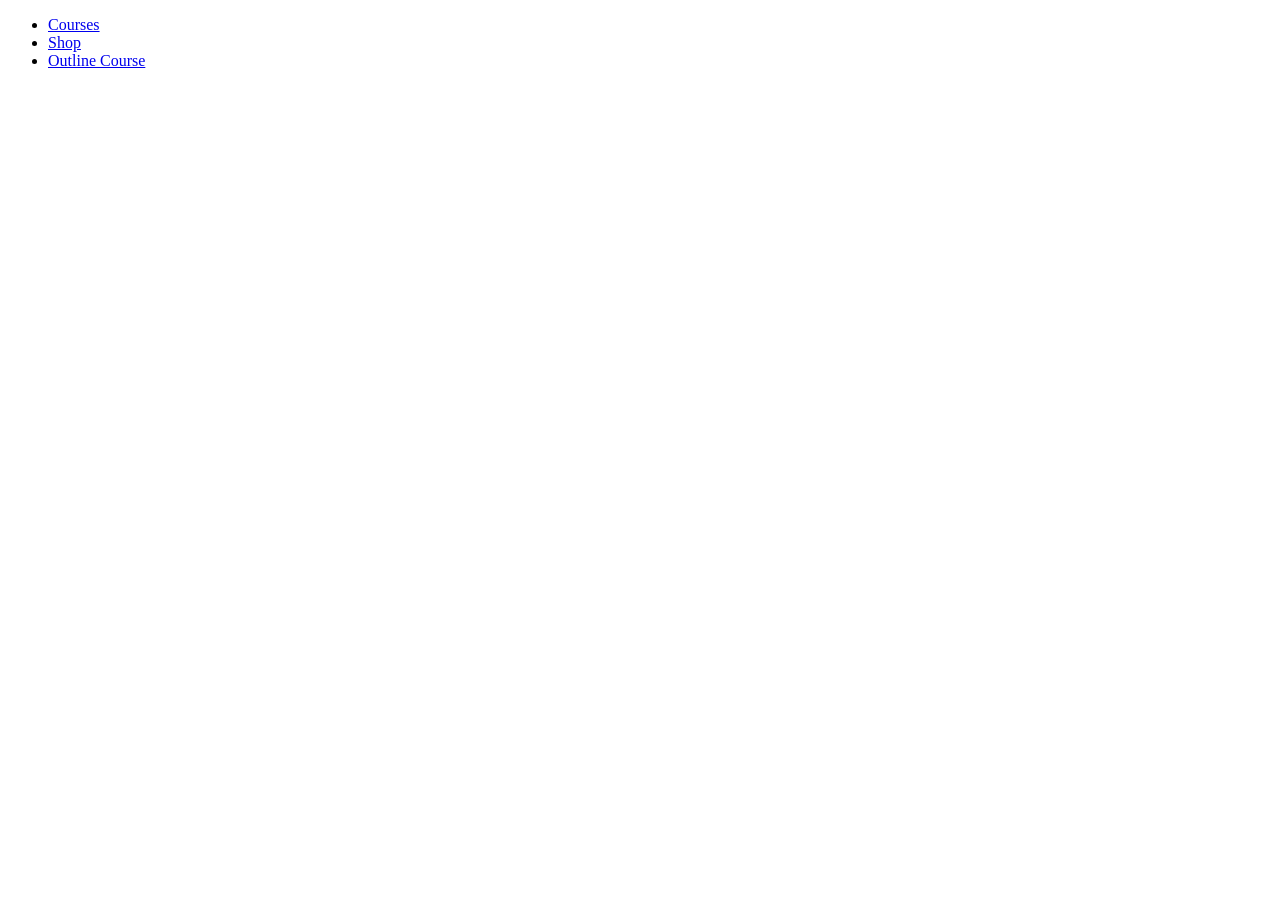
<file: index.html>
<!DOCTYPE html>
<html lang="en">
  <head>
    <meta charset="UTF-8" />
    <meta name="viewport" content="width=device-width, initial-scale=1.0" />
    <title>Bài tập về nhà buổi 8</title>
  </head>
  <body>
    <ul>
      <li><a href="./courses.html">Courses</a></li>
      <li><a href="./shop.html">Shop</a></li>
      <li><a href="./outline-course.html">Outline Course</a></li>
    </ul>
  </body>
</html>
</file>
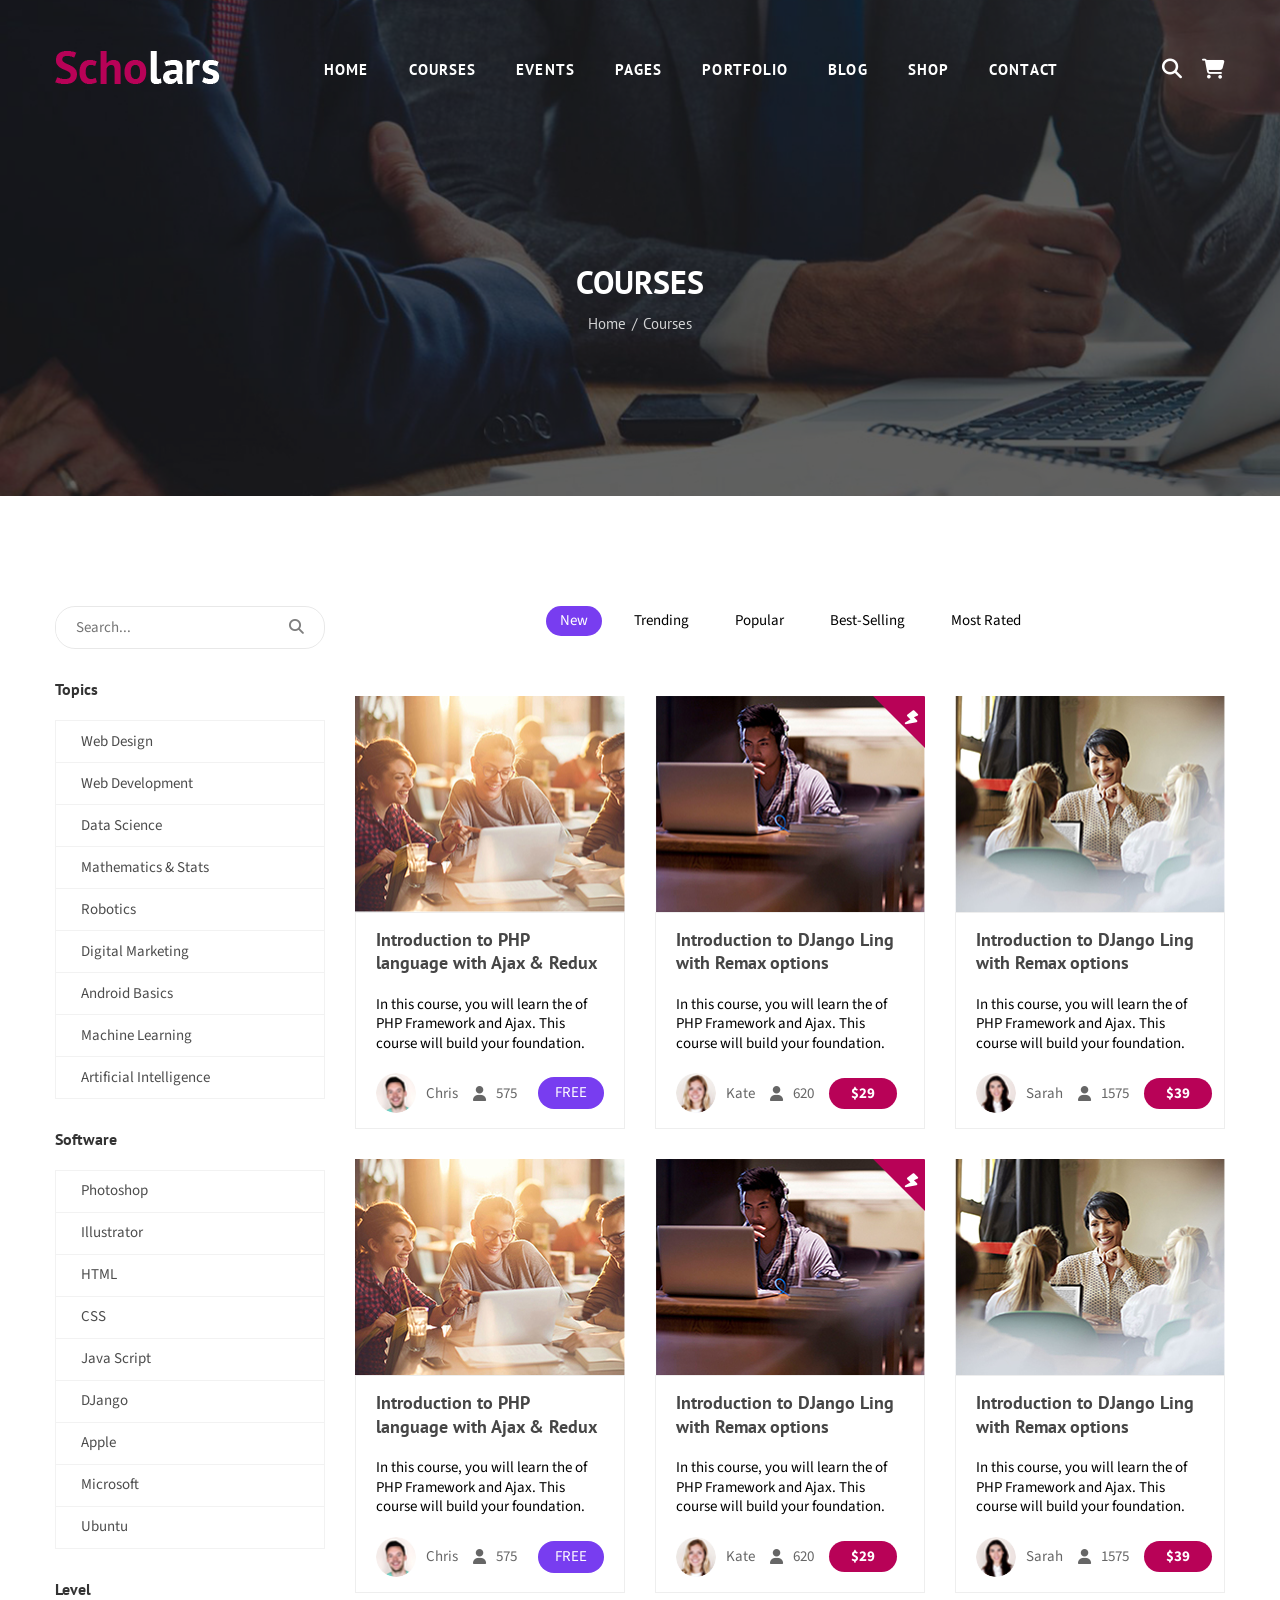
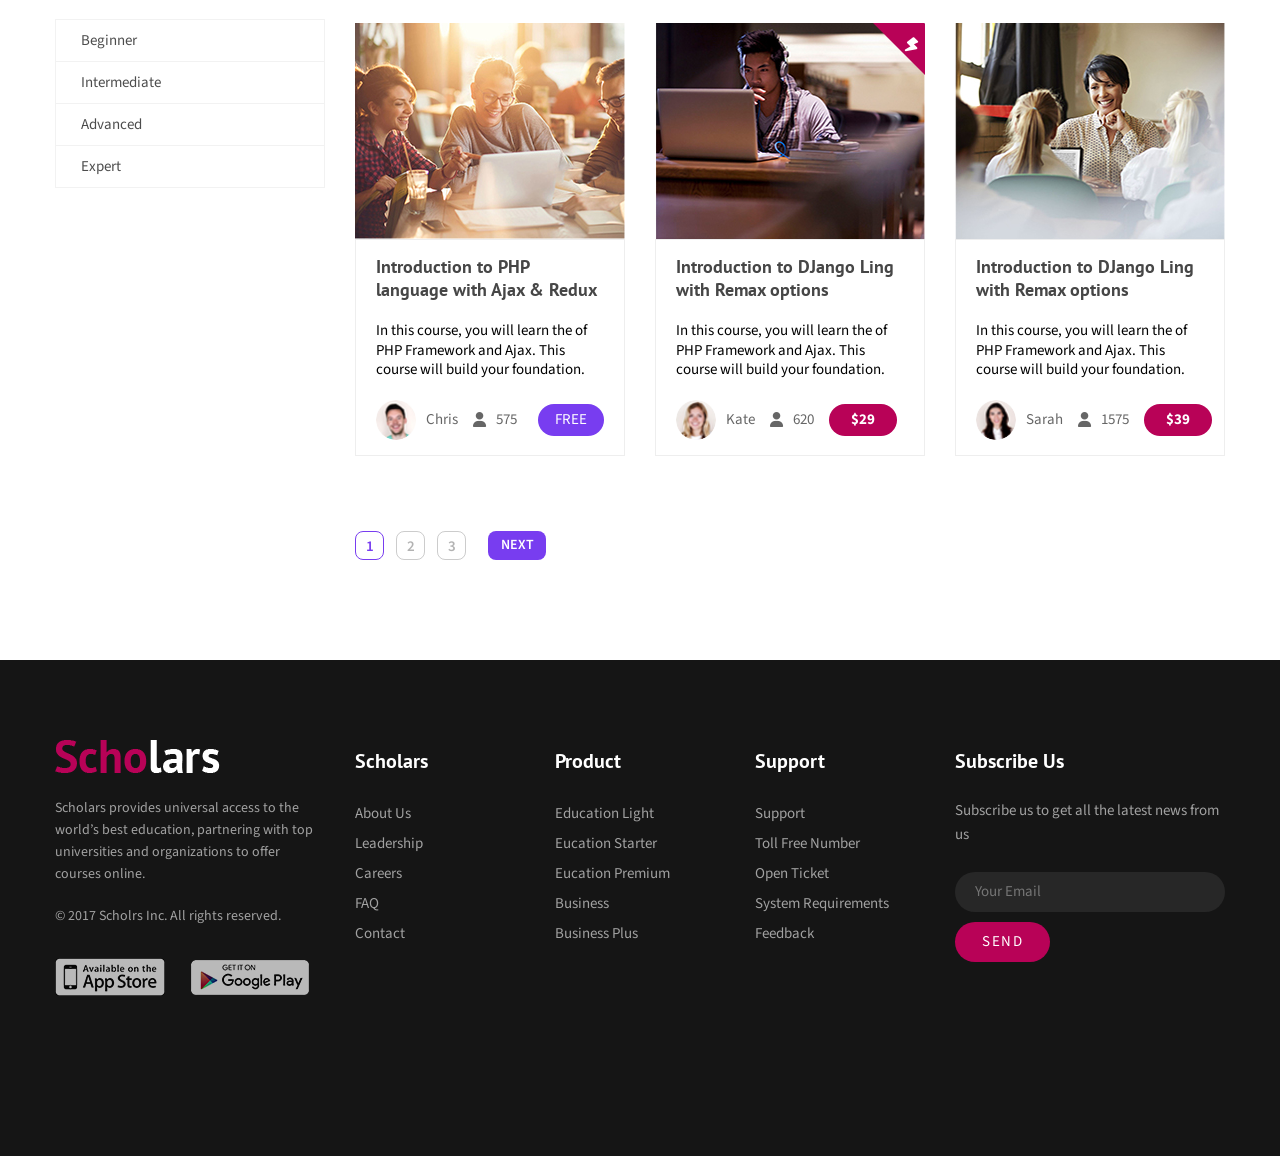
<file: courses.html>
<!DOCTYPE html>
<html lang="en">
  <head>
    <meta charset="UTF-8" />
    <meta name="viewport" content="width=device-width, initial-scale=1.0" />
    <title>Scholars - Education, University & LMS HTML Template</title>
    <!-- Reset Style -->
    <link rel="stylesheet" href="./assets/css/reset.css" />
    <!-- Style -->
    <link rel="stylesheet" href="./assets/css/style.css" />
    <!-- Embed Font -->
    <link rel="preconnect" href="https://fonts.googleapis.com" />
    <link rel="preconnect" href="https://fonts.gstatic.com" crossorigin />
    <link
      href="https://fonts.googleapis.com/css2?family=PT+Sans:ital,wght@0,400;0,700;1,400;1,700&family=Source+Sans+3:ital,wght@0,200..900;1,200..900&display=swap"
      rel="stylesheet"
    />
    <!-- Embed Font Awesome -->
    <link
      rel="stylesheet"
      href="https://cdnjs.cloudflare.com/ajax/libs/font-awesome/6.7.2/css/all.min.css"
      integrity="sha512-Evv84Mr4kqVGRNSgIGL/F/aIDqQb7xQ2vcrdIwxfjThSH8CSR7PBEakCr51Ck+w+/U6swU2Im1vVX0SVk9ABhg=="
      crossorigin="anonymous"
      referrerpolicy="no-referrer"
    />
  </head>
  <body>
    <div class="wrapper">
      <!-- Start Header Wrapper -->
      <div class="header-wrapper">
        <div class="inner">
          <div class="container header-container">
            <!-- Start Header -->
            <div class="header">
              <!-- Logo -->
              <a href="/">
                <img
                  class="logo"
                  src="./assets/image/img-logo.png"
                  alt="Scholars Logo"
                />
              </a>
              <!-- Start Navigation -->
              <ul class="nav">
                <li>
                  <a href="#">Home</a>
                  <ul class="sub-menu">
                    <li>
                      <a href="#!">Home Version One</a>
                    </li>
                    <li>
                      <a href="#!">Home Version Two</a>
                    </li>
                    <li>
                      <a href="#!">Home Video Background</a>
                    </li>
                  </ul>
                </li>
                <li>
                  <a href="#!">Courses</a>
                  <ul class="sub-menu">
                    <li>
                      <a href="#!">Course 2 Column</a>
                    </li>
                    <li>
                      <a href="#!">Course 3 Column</a>
                    </li>
                    <li>
                      <a href="#!">Course Details</a>
                    </li>
                  </ul>
                </li>
                <li>
                  <a href="#!">Events</a>
                  <ul class="sub-menu">
                    <li>
                      <a href="#!">Event List</a>
                    </li>
                    <li>
                      <a href="#!">Event Grid</a>
                    </li>
                    <li>
                      <a href="#!">Event Single</a>
                    </li>
                  </ul>
                </li>
                <li>
                  <a href="#!">Pages</a>
                  <ul class="sub-menu">
                    <li>
                      <a href="#!">Our Teachers</a>
                    </li>
                    <li>
                      <a href="#!">Teachers Profile</a>
                    </li>
                    <li>
                      <a href="#!">About Us</a>
                    </li>
                    <li>
                      <a href="#!">Error Page</a>
                    </li>
                    <li>
                      <a href="#!">FAQ Page</a>
                    </li>
                    <li>
                      <a href="#!">Login</a>
                    </li>
                    <li>
                      <a href="#!">Sign Up</a>
                    </li>
                  </ul>
                </li>
                <li>
                  <a href="#!">Portfolio</a>
                  <ul class="sub-menu">
                    <li>
                      <a href="#!">Portfolio 2 Column</a>
                    </li>
                    <li>
                      <a href="#!">Portfolio 3 Column</a>
                    </li>
                    <li>
                      <a href="#!">Portfolio 4 Column</a>
                    </li>
                  </ul>
                </li>
                <li>
                  <a href="#!">Blog</a>
                  <ul class="sub-menu">
                    <li>
                      <a href="#!">Blog</a>
                    </li>
                    <li>
                      <a href="">Blog Details</a>
                    </li>
                  </ul>
                </li>
                <li>
                  <a href="#!">Shop</a>
                  <ul class="sub-menu">
                    <li>
                      <a href="#!">Shop Page</a>
                    </li>
                    <li>
                      <a href="#!">Shop Details</a>
                    </li>
                  </ul>
                </li>
                <li>
                  <a href="#!">Contact</a>
                </li>
              </ul>
              <!-- End Navigation -->
              <!-- User Actions -->
              <div class="action-wrapper">
                <button class="action-btn">
                  <i class="fa-solid fa-magnifying-glass"></i>
                </button>
                <button class="action-btn">
                  <i class="fa-solid fa-cart-shopping"></i>
                </button>
              </div>
            </div>
            <!-- End Header -->
            <div class="header-content">
              <h1 class="heading">COURSES</h1>
              <ul class="breadcrumb">
                <li>
                  <a href="#!">Home</a>
                </li>
                <li>Courses</li>
              </ul>
            </div>
          </div>
        </div>
      </div>
      <!-- End Header Wrapper -->

      <!-- Start Main -->
      <div class="main">
        <div class="container">
          <div class="inner">
            <!-- Start Sidebar -->
            <div class="sidebar">
              <!-- Start Form Search -->
              <form action="" class="search-form" autocomplete="off">
                <input
                  type="text"
                  class="search-input"
                  placeholder="Search..."
                  spellcheck="false"
                />
                <button class="search-btn">
                  <i class="fa-solid fa-magnifying-glass"></i>
                </button>
              </form>
              <h2 class="menu-title">Topics</h2>
              <ul class="menu">
                <li>
                  <a href="#!">Web Design</a>
                </li>
                <li>
                  <a href="#!">Web Development</a>
                </li>
                <li>
                  <a href="#!">Data Science</a>
                </li>
                <li>
                  <a href="#!">Mathematics & Stats</a>
                </li>
                <li>
                  <a href="#!">Robotics</a>
                </li>
                <li>
                  <a href="#!">Digital Marketing</a>
                </li>
                <li>
                  <a href="#!">Android Basics</a>
                </li>
                <li>
                  <a href="#!">Machine Learning</a>
                </li>
                <li>
                  <a href="#!">Artificial Intelligence</a>
                </li>
              </ul>
              <h2 class="menu-title">Software</h2>
              <ul class="menu">
                <li>
                  <a href="#!">Photoshop</a>
                </li>
                <li>
                  <a href="#!">Illustrator</a>
                </li>
                <li>
                  <a href="#!">HTML</a>
                </li>
                <li>
                  <a href="#!">CSS</a>
                </li>
                <li>
                  <a href="#!">Java Script</a>
                </li>
                <li>
                  <a href="#!">DJango</a>
                </li>
                <li>
                  <a href="#!">Apple</a>
                </li>
                <li>
                  <a href="#!">Microsoft</a>
                </li>
                <li>
                  <a href="#!">Ubuntu</a>
                </li>
              </ul>
              <h2 class="menu-title">Level</h2>
              <ul class="menu">
                <li>
                  <a href="#!">Beginner</a>
                </li>
                <li>
                  <a href="#!">Intermediate</a>
                </li>
                <li>
                  <a href="#!">Advanced</a>
                </li>
                <li>
                  <a href="#!">Expert</a>
                </li>
              </ul>
              <!-- End Form Search -->
            </div>
            <!-- End Sidebar -->

            <!-- Start Main Content -->
            <div class="main-content">
              <!-- Start Topics -->
              <ul class="topics">
                <li class="active">
                  <a href="#!">New</a>
                </li>
                <li>
                  <a href="#!">Trending</a>
                </li>
                <li>
                  <a href="#!">Popular</a>
                </li>
                <li>
                  <a href="#!">Best-Selling</a>
                </li>
                <li>
                  <a href="#!">Most Rated</a>
                </li>
              </ul>
              <!-- End Topics -->

              <!-- Start Courses Lits -->
              <div class="courses-list">
                <!-- Start Courses Item-->
                <div class="courses-item">
                  <a class="thumb-wrapper" href="#!">
                    <img
                      src="./assets/image/img-course-1.jpg"
                      alt="Introduction to PHP language with Ajax & Redux"
                      class="thumb"
                    />
                  </a>
                  <div class="info">
                    <h3 class="title">
                      <a href="#!"
                        >Introduction to PHP language with Ajax & Redux</a
                      >
                    </h3>
                    <p class="desc">
                      In this course, you will learn the of PHP Framework and
                      Ajax. This course will build your foundation.
                    </p>
                    <div class="bottom">
                      <div>
                        <img
                          src="./assets/image/img-author-1.jpg"
                          alt=""
                          class="avatar"
                        />
                        <span>Chris</span>
                      </div>
                      <div>
                        <i class="fa-solid fa-user"></i>
                        <span>575</span>
                      </div>
                      <a class="free-btn" href="#!">FREE</a>
                    </div>
                  </div>
                </div>
                <!-- End Courses Item-->
                <!-- Start Courses Item-->
                <div class="courses-item">
                  <a class="thumb-wrapper recommend" href="#!">
                    <img
                      src="./assets/image/img-course-2.jpg"
                      alt="Introduction to DJango Ling with Remax options"
                      class="thumb"
                    />
                  </a>
                  <div class="info">
                    <h3 class="title">
                      <a href="#!"
                        >Introduction to DJango Ling with Remax options</a
                      >
                    </h3>
                    <p class="desc">
                      In this course, you will learn the of PHP Framework and
                      Ajax. This course will build your foundation.
                    </p>
                    <div class="bottom">
                      <div>
                        <img
                          src="./assets/image/img-author-2.jpg"
                          alt=""
                          class="avatar"
                        />
                        <span>Kate</span>
                      </div>
                      <div>
                        <i class="fa-solid fa-user"></i>
                        <span>620</span>
                      </div>
                      <a class="price-btn" href="#!">$29</a>
                    </div>
                  </div>
                </div>
                <!-- End Courses Item-->
                <!-- Start Courses Item-->
                <div class="courses-item">
                  <a class="thumb-wrapper" href="#!">
                    <img
                      src="./assets/image/img-course-3.jpg"
                      alt="Introduction to DJango Ling with Remax options"
                      class="thumb"
                    />
                  </a>
                  <div class="info">
                    <h3 class="title">
                      <a href="#!"
                        >Introduction to DJango Ling with Remax options</a
                      >
                    </h3>
                    <p class="desc">
                      In this course, you will learn the of PHP Framework and
                      Ajax. This course will build your foundation.
                    </p>
                    <div class="bottom">
                      <div>
                        <img
                          src="./assets/image/img-author-3.jpg"
                          alt=""
                          class="avatar"
                        />
                        <span>Sarah</span>
                      </div>
                      <div>
                        <i class="fa-solid fa-user"></i>
                        <span>1575</span>
                      </div>
                      <a class="price-btn" href="#!">$39</a>
                    </div>
                  </div>
                </div>
                <!-- End Courses Item-->
                <!-- Start Courses Item-->
                <div class="courses-item">
                  <a class="thumb-wrapper" href="#!">
                    <img
                      src="./assets/image/img-course-1.jpg"
                      alt="Introduction to PHP language with Ajax & Redux"
                      class="thumb"
                    />
                  </a>
                  <div class="info">
                    <h3 class="title">
                      <a href="#!"
                        >Introduction to PHP language with Ajax & Redux</a
                      >
                    </h3>
                    <p class="desc">
                      In this course, you will learn the of PHP Framework and
                      Ajax. This course will build your foundation.
                    </p>
                    <div class="bottom">
                      <div>
                        <img
                          src="./assets/image/img-author-1.jpg"
                          alt=""
                          class="avatar"
                        />
                        <span>Chris</span>
                      </div>
                      <div>
                        <i class="fa-solid fa-user"></i>
                        <span>575</span>
                      </div>
                      <a class="free-btn" href="#!">FREE</a>
                    </div>
                  </div>
                </div>
                <!-- End Courses Item-->
                <!-- Start Courses Item-->
                <div class="courses-item">
                  <a class="thumb-wrapper recommend" href="#!">
                    <img
                      src="./assets/image/img-course-2.jpg"
                      alt="Introduction to DJango Ling with Remax options"
                      class="thumb"
                    />
                  </a>
                  <div class="info">
                    <h3 class="title">
                      <a href="#!"
                        >Introduction to DJango Ling with Remax options</a
                      >
                    </h3>
                    <p class="desc">
                      In this course, you will learn the of PHP Framework and
                      Ajax. This course will build your foundation.
                    </p>
                    <div class="bottom">
                      <div>
                        <img
                          src="./assets/image/img-author-2.jpg"
                          alt=""
                          class="avatar"
                        />
                        <span>Kate</span>
                      </div>
                      <div>
                        <i class="fa-solid fa-user"></i>
                        <span>620</span>
                      </div>
                      <a class="price-btn" href="#!">$29</a>
                    </div>
                  </div>
                </div>
                <!-- End Courses Item-->
                <!-- Start Courses Item-->
                <div class="courses-item">
                  <a class="thumb-wrapper" href="#!">
                    <img
                      src="./assets/image/img-course-3.jpg"
                      alt="Introduction to DJango Ling with Remax options"
                      class="thumb"
                    />
                  </a>
                  <div class="info">
                    <h3 class="title">
                      <a href="#!"
                        >Introduction to DJango Ling with Remax options</a
                      >
                    </h3>
                    <p class="desc">
                      In this course, you will learn the of PHP Framework and
                      Ajax. This course will build your foundation.
                    </p>
                    <div class="bottom">
                      <div>
                        <img
                          src="./assets/image/img-author-3.jpg"
                          alt=""
                          class="avatar"
                        />
                        <span>Sarah</span>
                      </div>
                      <div>
                        <i class="fa-solid fa-user"></i>
                        <span>1575</span>
                      </div>
                      <a class="price-btn" href="#!">$39</a>
                    </div>
                  </div>
                </div>
                <!-- End Courses Item-->
                <!-- Start Courses Item-->
                <div class="courses-item">
                  <a class="thumb-wrapper" href="#!">
                    <img
                      src="./assets/image/img-course-1.jpg"
                      alt="Introduction to PHP language with Ajax & Redux"
                      class="thumb"
                    />
                  </a>
                  <div class="info">
                    <h3 class="title">
                      <a href="#!"
                        >Introduction to PHP language with Ajax & Redux</a
                      >
                    </h3>
                    <p class="desc">
                      In this course, you will learn the of PHP Framework and
                      Ajax. This course will build your foundation.
                    </p>
                    <div class="bottom">
                      <div>
                        <img
                          src="./assets/image/img-author-1.jpg"
                          alt=""
                          class="avatar"
                        />
                        <span>Chris</span>
                      </div>
                      <div>
                        <i class="fa-solid fa-user"></i>
                        <span>575</span>
                      </div>
                      <a class="free-btn" href="#!">FREE</a>
                    </div>
                  </div>
                </div>
                <!-- End Courses Item-->
                <!-- Start Courses Item-->
                <div class="courses-item">
                  <a class="thumb-wrapper recommend" href="#!">
                    <img
                      src="./assets/image/img-course-2.jpg"
                      alt="Introduction to DJango Ling with Remax options"
                      class="thumb"
                    />
                  </a>
                  <div class="info">
                    <h3 class="title">
                      <a href="#!"
                        >Introduction to DJango Ling with Remax options</a
                      >
                    </h3>
                    <p class="desc">
                      In this course, you will learn the of PHP Framework and
                      Ajax. This course will build your foundation.
                    </p>
                    <div class="bottom">
                      <div>
                        <img
                          src="./assets/image/img-author-2.jpg"
                          alt=""
                          class="avatar"
                        />
                        <span>Kate</span>
                      </div>
                      <div>
                        <i class="fa-solid fa-user"></i>
                        <span>620</span>
                      </div>
                      <a class="price-btn" href="#!">$29</a>
                    </div>
                  </div>
                </div>
                <!-- End Courses Item-->
                <!-- Start Courses Item-->
                <div class="courses-item">
                  <a class="thumb-wrapper" href="#!">
                    <img
                      src="./assets/image/img-course-3.jpg"
                      alt="Introduction to DJango Ling with Remax options"
                      class="thumb"
                    />
                  </a>
                  <div class="info">
                    <h3 class="title">
                      <a href="#!"
                        >Introduction to DJango Ling with Remax options</a
                      >
                    </h3>
                    <p class="desc">
                      In this course, you will learn the of PHP Framework and
                      Ajax. This course will build your foundation.
                    </p>
                    <div class="bottom">
                      <div>
                        <img
                          src="./assets/image/img-author-3.jpg"
                          alt=""
                          class="avatar"
                        />
                        <span>Sarah</span>
                      </div>
                      <div>
                        <i class="fa-solid fa-user"></i>
                        <span>1575</span>
                      </div>
                      <a class="price-btn" href="#!">$39</a>
                    </div>
                  </div>
                </div>
                <!-- End Courses Item-->
              </div>
              <!-- End Courses Lits -->
              <div class="course-pagination">
                <ul class="pagination-list">
                  <li><a class="active" href="#!">1</a></li>
                  <li><a href="#!">2</a></li>
                  <li><a href="#!">3</a></li>
                </ul>
                <a class="next-btn" href="#!">NEXT</a>
              </div>
            </div>
            <!-- End Main Content -->
          </div>
        </div>
      </div>
      <!-- End Main -->
      <!-- Footer -->
      <footer class="footer">
        <div class="container">
          <div class="row">
            <!-- Column 1 -->
            <div class="column-left">
              <a href="/"
                ><img src="./assets/image/img-logo.png" alt="Scholars Logo"
              /></a>
              <p class="desc">
                Scholars provides universal access to the world’s best
                education, partnering with top universities and organizations to
                offer courses online.
              </p>
              <p class="copyright">© 2017 Scholrs Inc. All rights reserved.</p>
              <div class="app">
                <a href="#!" target="_blank"
                  ><img src="./assets/image/img-apple.png" alt="App Store"
                /></a>
                <a href="#!" target="_blank"
                  ><img src="./assets/image/img-google.png" alt="Google Play"
                /></a>
              </div>
            </div>
            <!-- Column 2 -->
            <div class="column-list">
              <h2 class="heading">Scholars</h2>
              <ul>
                <li>
                  <a href="#!">About Us</a>
                </li>
                <li>
                  <a href="#!">Leadership</a>
                </li>
                <li>
                  <a href="#!">Careers</a>
                </li>
                <li>
                  <a href="#!">FAQ</a>
                </li>
                <li>
                  <a href="#!">Contact</a>
                </li>
              </ul>
            </div>
            <!-- Column 3 -->
            <div class="column-list">
              <h2 class="heading">Product</h2>
              <ul>
                <li>
                  <a href="#!">Education Light</a>
                </li>
                <li>
                  <a href="#!">Eucation Starter</a>
                </li>
                <li>
                  <a href="#!">Eucation Premium</a>
                </li>
                <li>
                  <a href="#!">Business</a>
                </li>
                <li>
                  <a href="#!">Business Plus</a>
                </li>
              </ul>
            </div>
            <!-- Column 4 -->
            <div class="column-list">
              <h2 class="heading">Support</h2>
              <ul>
                <li>
                  <a href="#!">Support</a>
                </li>
                <li>
                  <a href="#!">Toll Free Number</a>
                </li>
                <li>
                  <a href="#!">Open Ticket</a>
                </li>
                <li>
                  <a href="#!">System Requirements</a>
                </li>
                <li>
                  <a href="#!">Feedback</a>
                </li>
              </ul>
            </div>
            <!-- Column 5 -->
            <div class="column-right">
              <h2 class="heading">Subscribe Us</h2>
              <p class="desc">
                Subscribe us to get all the latest news from us
              </p>
              <form action="">
                <input
                  type="text"
                  placeholder="Your Email"
                  spellcheck="false"
                />
                <button class="submit-btn" type="submit">SEND</button>
              </form>
            </div>
          </div>
        </div>
      </footer>
    </div>
  </body>
</html>
</file>
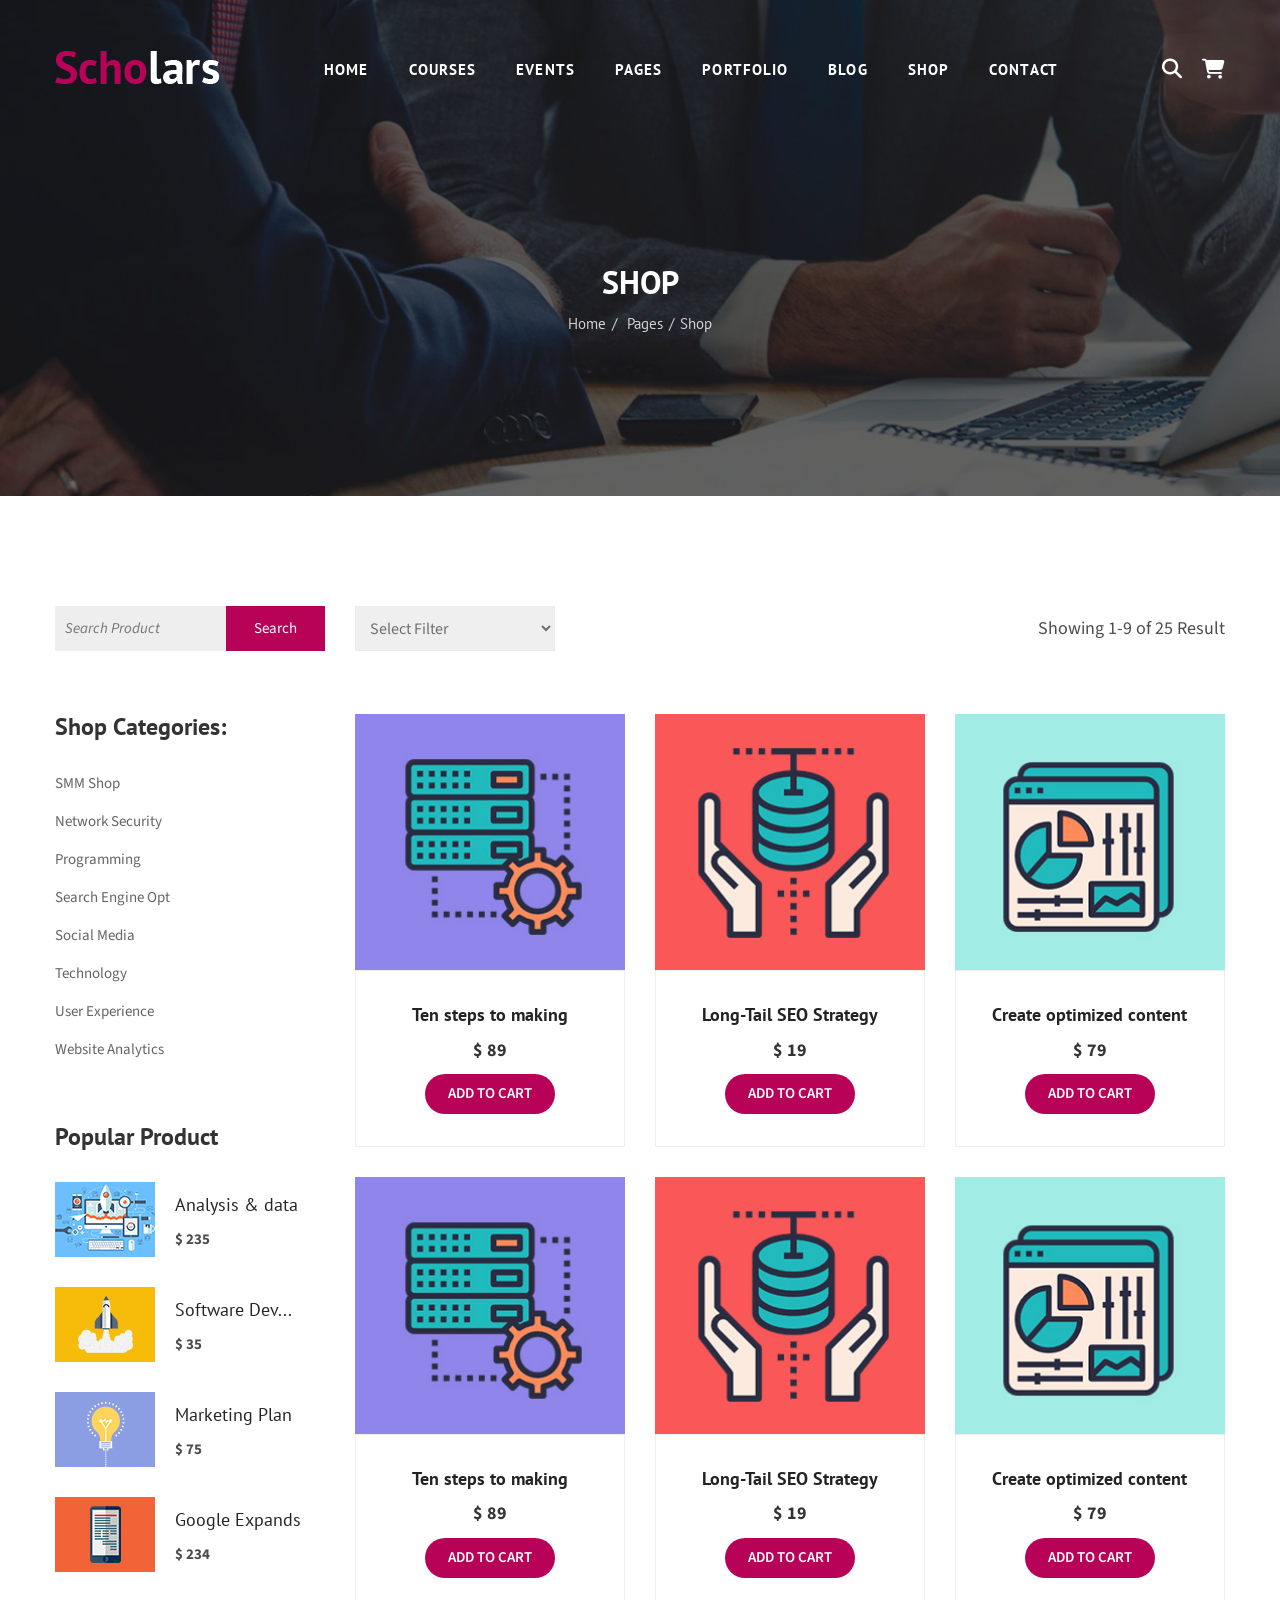
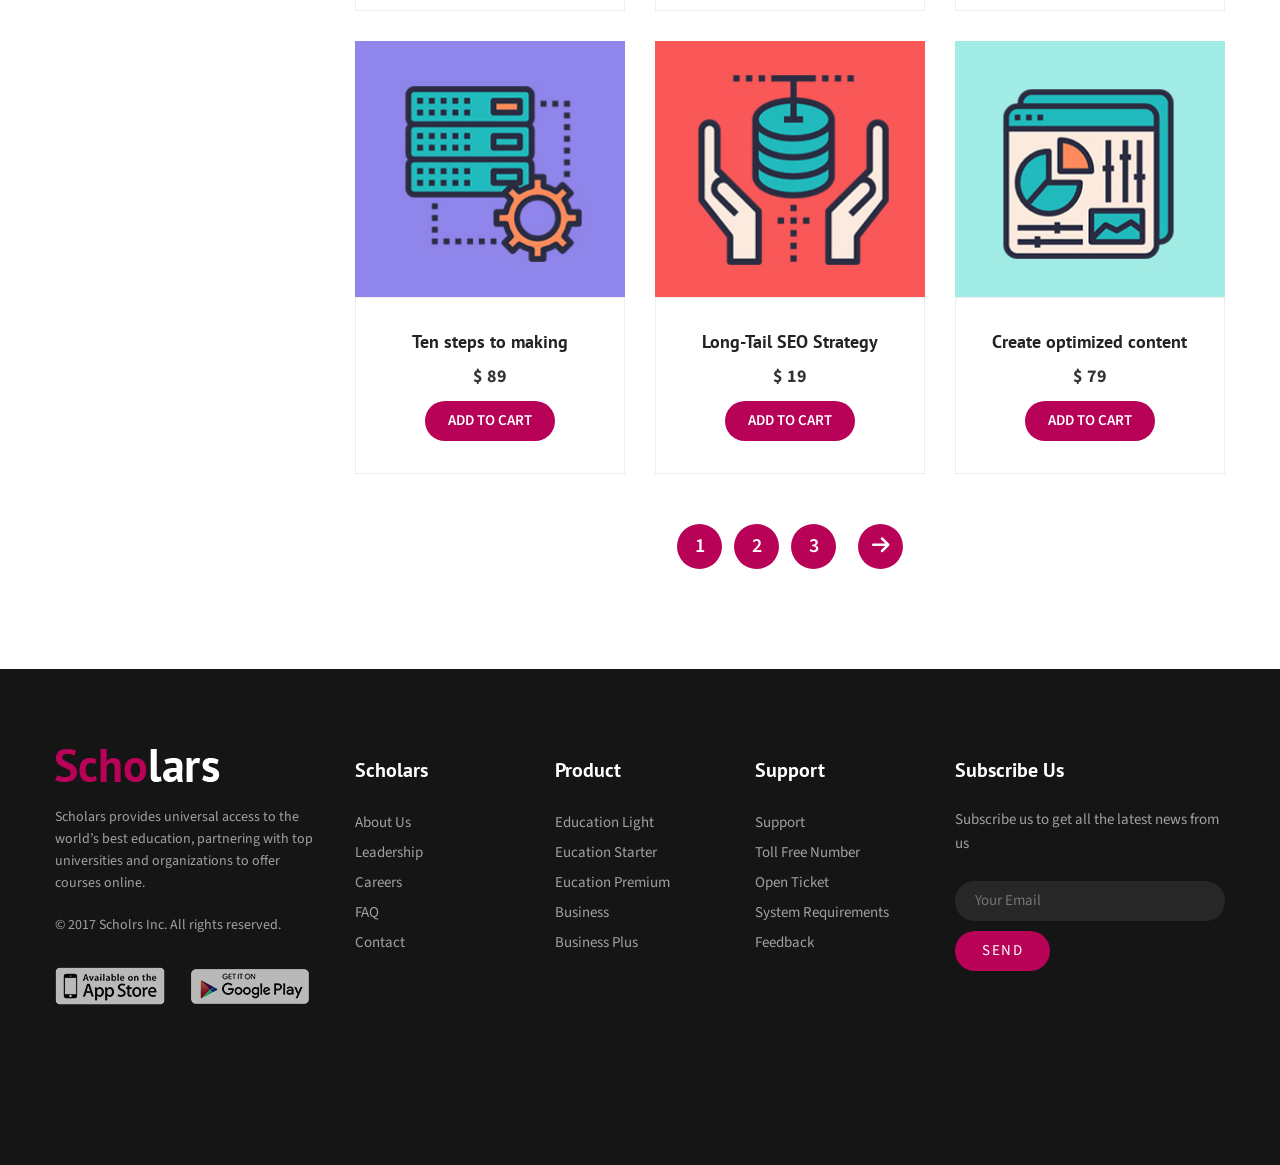
<file: shop.html>
<!DOCTYPE html>
<html lang="en">
  <head>
    <meta charset="UTF-8" />
    <meta name="viewport" content="width=device-width, initial-scale=1.0" />
    <title>Scholars - Education, University & LMS HTML Template</title>
    <!-- Reset Style -->
    <link rel="stylesheet" href="./assets/css/reset.css" />
    <!-- Style -->
    <link rel="stylesheet" href="./assets/css/shop.css" />
    <!-- Embed Font -->
    <link rel="preconnect" href="https://fonts.googleapis.com" />
    <link rel="preconnect" href="https://fonts.gstatic.com" crossorigin />
    <link
      href="https://fonts.googleapis.com/css2?family=PT+Sans:ital,wght@0,400;0,700;1,400;1,700&family=Source+Sans+3:ital,wght@0,200..900;1,200..900&display=swap"
      rel="stylesheet"
    />
    <!-- Embed Font Awesome -->
    <link
      rel="stylesheet"
      href="https://cdnjs.cloudflare.com/ajax/libs/font-awesome/6.7.2/css/all.min.css"
      integrity="sha512-Evv84Mr4kqVGRNSgIGL/F/aIDqQb7xQ2vcrdIwxfjThSH8CSR7PBEakCr51Ck+w+/U6swU2Im1vVX0SVk9ABhg=="
      crossorigin="anonymous"
      referrerpolicy="no-referrer"
    />
  </head>
  <body>
    <div class="wrapper">
      <!-- Start Header Wrapper -->
      <div class="header-wrapper">
        <div class="inner">
          <div class="container header-container">
            <!-- Start Header -->
            <div class="header">
              <!-- Logo -->
              <a href="/">
                <img
                  class="logo"
                  src="./assets/image/img-logo.png"
                  alt="Scholars Logo"
                />
              </a>
              <!-- Start Navigation -->
              <ul class="nav">
                <li>
                  <a href="#">Home</a>
                  <ul class="sub-menu">
                    <li>
                      <a href="#!">Home Version One</a>
                    </li>
                    <li>
                      <a href="#!">Home Version Two</a>
                    </li>
                    <li>
                      <a href="#!">Home Video Background</a>
                    </li>
                  </ul>
                </li>
                <li>
                  <a href="#!">Courses</a>
                  <ul class="sub-menu">
                    <li>
                      <a href="#!">Course 2 Column</a>
                    </li>
                    <li>
                      <a href="#!">Course 3 Column</a>
                    </li>
                    <li>
                      <a href="#!">Course Details</a>
                    </li>
                  </ul>
                </li>
                <li>
                  <a href="#!">Events</a>
                  <ul class="sub-menu">
                    <li>
                      <a href="#!">Event List</a>
                    </li>
                    <li>
                      <a href="#!">Event Grid</a>
                    </li>
                    <li>
                      <a href="#!">Event Single</a>
                    </li>
                  </ul>
                </li>
                <li>
                  <a href="#!">Pages</a>
                  <ul class="sub-menu">
                    <li>
                      <a href="#!">Our Teachers</a>
                    </li>
                    <li>
                      <a href="#!">Teachers Profile</a>
                    </li>
                    <li>
                      <a href="#!">About Us</a>
                    </li>
                    <li>
                      <a href="#!">Error Page</a>
                    </li>
                    <li>
                      <a href="#!">FAQ Page</a>
                    </li>
                    <li>
                      <a href="#!">Login</a>
                    </li>
                    <li>
                      <a href="#!">Sign Up</a>
                    </li>
                  </ul>
                </li>
                <li>
                  <a href="#!">Portfolio</a>
                  <ul class="sub-menu">
                    <li>
                      <a href="#!">Portfolio 2 Column</a>
                    </li>
                    <li>
                      <a href="#!">Portfolio 3 Column</a>
                    </li>
                    <li>
                      <a href="#!">Portfolio 4 Column</a>
                    </li>
                  </ul>
                </li>
                <li>
                  <a href="#!">Blog</a>
                  <ul class="sub-menu">
                    <li>
                      <a href="#!">Blog</a>
                    </li>
                    <li>
                      <a href="">Blog Details</a>
                    </li>
                  </ul>
                </li>
                <li>
                  <a href="#!">Shop</a>
                  <ul class="sub-menu">
                    <li>
                      <a href="#!">Shop Page</a>
                    </li>
                    <li>
                      <a href="#!">Shop Details</a>
                    </li>
                  </ul>
                </li>
                <li>
                  <a href="#!">Contact</a>
                </li>
              </ul>
              <!-- End Navigation -->
              <!-- User Actions -->
              <div class="action-wrapper">
                <button class="action-btn">
                  <i class="fa-solid fa-magnifying-glass"></i>
                </button>
                <button class="action-btn">
                  <i class="fa-solid fa-cart-shopping"></i>
                </button>
              </div>
            </div>
            <!-- End Header -->
            <div class="header-content">
              <h1 class="heading">SHOP</h1>
              <ul class="breadcrumb">
                <li>
                  <a href="#!">Home</a>
                </li>
                <li>
                  <a href="#!">Pages</a>
                </li>
                <li>Shop</li>
              </ul>
            </div>
          </div>
        </div>
      </div>
      <!-- End Header Wrapper -->

      <!-- Start Main -->
      <div class="main">
        <div class="container">
          <div class="inner">
            <!-- Start Sidebar -->
            <div class="sidebar">
              <!-- Start Form Search -->
              <form action="" class="search-form" autocomplete="off">
                <input
                  type="text"
                  class="search-input"
                  placeholder="Search Product"
                  spellcheck="false"
                />
                <button class="search-btn">Search</button>
              </form>
              <h2 class="menu-title">Shop Categories:</h2>
              <ul class="menu">
                <li>
                  <a href="#!">SMM Shop</a>
                </li>
                <li>
                  <a href="#!">Network Security</a>
                </li>
                <li>
                  <a href="#!">Programming</a>
                </li>
                <li>
                  <a href="#!">Search Engine Opt</a>
                </li>
                <li>
                  <a href="#!">Social Media</a>
                </li>
                <li>
                  <a href="#!">Technology</a>
                </li>
                <li>
                  <a href="#!">User Experience</a>
                </li>
                <li>
                  <a href="#!">Website Analytics</a>
                </li>
              </ul>
              <h2 class="menu-title">Popular Product</h2>
              <ul class="popular-list">
                <li class="popular-item">
                  <img
                    src="./assets/image/img-popular-1.jpg"
                    alt="Analysis & data"
                  />
                  <div>
                    <h3 class="title"><a href="#!">Analysis & data</a></h3>
                    <p class="price">$ 235</p>
                  </div>
                </li>
                <li class="popular-item">
                  <img
                    src="./assets/image/img-popular-2.jpg"
                    alt="Analysis & data"
                  />
                  <div>
                    <h3 class="title"><a href="#!">Software Dev...</a></h3>
                    <p class="price">$ 35</p>
                  </div>
                </li>
                <li class="popular-item">
                  <img
                    src="./assets/image/img-popular-3.jpg"
                    alt="Analysis & data"
                  />
                  <div>
                    <h3 class="title"><a href="#!">Marketing Plan</a></h3>
                    <p class="price">$ 75</p>
                  </div>
                </li>
                <li class="popular-item">
                  <img
                    src="./assets/image/img-popular-4.jpg"
                    alt="Analysis & data"
                  />
                  <div>
                    <h3 class="title"><a href="">Google Expands</a></h3>
                    <p class="price">$ 234</p>
                  </div>
                </li>
              </ul>
              <!-- End Form Search -->
            </div>
            <!-- End Sidebar -->

            <!-- Start Main Content -->
            <div class="main-content">
              <div class="filter">
                <form class="select-filter" action="">
                  <select name="" id="">
                    <option value="">Select Filter</option>
                    <option value="price">By Price</option>
                    <option value="category">By Category</option>
                    <option value="date">By Date</option>
                  </select>
                </form>
                <p class="result">Showing 1-9 of 25 Result</p>
              </div>
              <!-- Start Service Lits -->
              <div class="service-list">
                <!-- Start Service Item-->
                <div class="service-item">
                  <a class="thumb-wrapper" href="#!">
                    <img
                      src="./assets/image/img-service-1.jpg"
                      alt="Ten steps to making"
                      class="thumb"
                    />
                  </a>
                  <div class="info">
                    <h3 class="title">
                      <a href="#!">Ten steps to making</a>
                    </h3>
                    <span class="price">$ 89</span>
                    <div class="add-to-cart">
                      <button class="cart-btn">ADD TO CART</button>
                    </div>
                  </div>
                </div>
                <!-- End Service Item-->
                <!-- Start Service Item-->
                <div class="service-item">
                  <a class="thumb-wrapper" href="#!">
                    <img
                      src="./assets/image/img-service-2.jpg"
                      alt="Ten steps to making"
                      class="thumb"
                    />
                  </a>
                  <div class="info">
                    <h3 class="title">
                      <a href="#!">Long-Tail SEO Strategy</a>
                    </h3>
                    <span class="price">$ 19</span>
                    <div class="add-to-cart">
                      <button class="cart-btn">ADD TO CART</button>
                    </div>
                  </div>
                </div>
                <!-- End Service Item-->
                <!-- Start Service Item-->
                <div class="service-item">
                  <a class="thumb-wrapper" href="#!">
                    <img
                      src="./assets/image/img-service-3.jpg"
                      alt="Ten steps to making"
                      class="thumb"
                    />
                  </a>
                  <div class="info">
                    <h3 class="title">
                      <a href="#!"> Create optimized content</a>
                    </h3>
                    <span class="price">$ 79</span>
                    <div class="add-to-cart">
                      <button class="cart-btn">ADD TO CART</button>
                    </div>
                  </div>
                </div>
                <!-- End Service Item-->
                <!-- Start Service Item-->
                <div class="service-item">
                  <a class="thumb-wrapper" href="#!">
                    <img
                      src="./assets/image/img-service-1.jpg"
                      alt="Ten steps to making"
                      class="thumb"
                    />
                  </a>
                  <div class="info">
                    <h3 class="title">
                      <a href="#!">Ten steps to making</a>
                    </h3>
                    <span class="price">$ 89</span>
                    <div class="add-to-cart">
                      <button class="cart-btn">ADD TO CART</button>
                    </div>
                  </div>
                </div>
                <!-- End Service Item-->
                <!-- Start Service Item-->
                <div class="service-item">
                  <a class="thumb-wrapper" href="#!">
                    <img
                      src="./assets/image/img-service-2.jpg"
                      alt="Ten steps to making"
                      class="thumb"
                    />
                  </a>
                  <div class="info">
                    <h3 class="title">
                      <a href="#!">Long-Tail SEO Strategy</a>
                    </h3>
                    <span class="price">$ 19</span>
                    <div class="add-to-cart">
                      <button class="cart-btn">ADD TO CART</button>
                    </div>
                  </div>
                </div>
                <!-- End Service Item-->
                <!-- Start Service Item-->
                <div class="service-item">
                  <a class="thumb-wrapper" href="#!">
                    <img
                      src="./assets/image/img-service-3.jpg"
                      alt="Ten steps to making"
                      class="thumb"
                    />
                  </a>
                  <div class="info">
                    <h3 class="title">
                      <a href="#!"> Create optimized content</a>
                    </h3>
                    <span class="price">$ 79</span>
                    <div class="add-to-cart">
                      <button class="cart-btn">ADD TO CART</button>
                    </div>
                  </div>
                </div>
                <!-- End Service Item-->
                <!-- Start Service Item-->
                <div class="service-item">
                  <a class="thumb-wrapper" href="#!">
                    <img
                      src="./assets/image/img-service-1.jpg"
                      alt="Ten steps to making"
                      class="thumb"
                    />
                  </a>
                  <div class="info">
                    <h3 class="title">
                      <a href="#!">Ten steps to making</a>
                    </h3>
                    <span class="price">$ 89</span>
                    <div class="add-to-cart">
                      <button class="cart-btn">ADD TO CART</button>
                    </div>
                  </div>
                </div>
                <!-- End Service Item-->
                <!-- Start Service Item-->
                <div class="service-item">
                  <a class="thumb-wrapper" href="#!">
                    <img
                      src="./assets/image/img-service-2.jpg"
                      alt="Ten steps to making"
                      class="thumb"
                    />
                  </a>
                  <div class="info">
                    <h3 class="title">
                      <a href="#!">Long-Tail SEO Strategy</a>
                    </h3>
                    <span class="price">$ 19</span>
                    <div class="add-to-cart">
                      <button class="cart-btn">ADD TO CART</button>
                    </div>
                  </div>
                </div>
                <!-- End Service Item-->
                <!-- Start Service Item-->
                <div class="service-item">
                  <a class="thumb-wrapper" href="#!">
                    <img
                      src="./assets/image/img-service-3.jpg"
                      alt="Ten steps to making"
                      class="thumb"
                    />
                  </a>
                  <div class="info">
                    <h3 class="title">
                      <a href="#!"> Create optimized content</a>
                    </h3>
                    <span class="price">$ 79</span>
                    <div class="add-to-cart">
                      <button class="cart-btn">ADD TO CART</button>
                    </div>
                  </div>
                </div>
                <!-- End Service Item-->
              </div>
              <!-- End Service Lits -->
              <div class="course-pagination">
                <ul class="pagination-list">
                  <li><a href="#!">1</a></li>
                  <li><a href="#!">2</a></li>
                  <li><a href="#!">3</a></li>
                </ul>
                <a class="next-btn" href="#!"
                  ><i><i class="fa-solid fa-arrow-right"></i></i
                ></a>
              </div>
            </div>
            <!-- End Main Content -->
          </div>
        </div>
      </div>
      <!-- End Main -->
      <!-- Footer -->
      <footer class="footer">
        <div class="container">
          <div class="row">
            <!-- Column 1 -->
            <div class="column-left">
              <a href="/"
                ><img src="./assets/image/img-logo.png" alt="Scholars Logo"
              /></a>
              <p class="desc">
                Scholars provides universal access to the world’s best
                education, partnering with top universities and organizations to
                offer courses online.
              </p>
              <p class="copyright">© 2017 Scholrs Inc. All rights reserved.</p>
              <div class="app">
                <a href="#!" target="_blank"
                  ><img src="./assets/image/img-apple.png" alt="App Store"
                /></a>
                <a href="#!" target="_blank"
                  ><img src="./assets/image/img-google.png" alt="Google Play"
                /></a>
              </div>
            </div>
            <!-- Column 2 -->
            <div class="column-list">
              <h2 class="heading">Scholars</h2>
              <ul>
                <li>
                  <a href="#!">About Us</a>
                </li>
                <li>
                  <a href="#!">Leadership</a>
                </li>
                <li>
                  <a href="#!">Careers</a>
                </li>
                <li>
                  <a href="#!">FAQ</a>
                </li>
                <li>
                  <a href="#!">Contact</a>
                </li>
              </ul>
            </div>
            <!-- Column 3 -->
            <div class="column-list">
              <h2 class="heading">Product</h2>
              <ul>
                <li>
                  <a href="#!">Education Light</a>
                </li>
                <li>
                  <a href="#!">Eucation Starter</a>
                </li>
                <li>
                  <a href="#!">Eucation Premium</a>
                </li>
                <li>
                  <a href="#!">Business</a>
                </li>
                <li>
                  <a href="#!">Business Plus</a>
                </li>
              </ul>
            </div>
            <!-- Column 4 -->
            <div class="column-list">
              <h2 class="heading">Support</h2>
              <ul>
                <li>
                  <a href="#!">Support</a>
                </li>
                <li>
                  <a href="#!">Toll Free Number</a>
                </li>
                <li>
                  <a href="#!">Open Ticket</a>
                </li>
                <li>
                  <a href="#!">System Requirements</a>
                </li>
                <li>
                  <a href="#!">Feedback</a>
                </li>
              </ul>
            </div>
            <!-- Column 5 -->
            <div class="column-right">
              <h2 class="heading">Subscribe Us</h2>
              <p class="desc">
                Subscribe us to get all the latest news from us
              </p>
              <form action="">
                <input
                  type="text"
                  placeholder="Your Email"
                  spellcheck="false"
                />
                <button class="submit-btn" type="submit">SEND</button>
              </form>
            </div>
          </div>
        </div>
      </footer>
    </div>
  </body>
</html>
</file>
<file: assets/css/style.css>
:root {
  --heading-font: "PT Sans", sans-serif;
  --primary-color: #b80257;
  --secondary-color: #783df0;
  --black-color: #000;
  --white-color: #fff;
}

* {
  margin: 0;
  padding: 0;
  box-sizing: border-box;
}

html {
  font-size: 62.5%;
}

body {
  font-size: 1.5rem;
  font-family: "Source Sans 3", sans-serif;
  line-height: 1.3;
}

h1,
h2,
h3,
h4,
h5,
h6 {
  font-family: var(--heading-font);
  font-weight: 700;
}

a {
  color: inherit;
}

button {
  border: none;
  background: transparent;
  cursor: pointer;
}

input,
button,
textarea,
select {
  font-size: inherit;
  font-family: inherit;
  color: inherit;
}

.container {
  width: 1170px;
  max-width: 100%;
  margin: 0 auto;
}

/* ----------Header Wrapper---------- */
.header-wrapper {
  display: flex;
  width: 100%;
  min-height: 496px;
  background-image: url(../image/img-banner.jpg);
  background-size: cover;
  background-position: center;
  background-repeat: no-repeat;
}

.header-container {
  display: flex;
  flex-direction: column;
}

.header-wrapper .inner {
  display: flex;
  width: 100%;
  background: #0009;
}

.header {
  display: flex;
  justify-content: space-between;
  align-items: center;
  padding-top: 40px;
}

.header-content {
  display: flex;
  flex-direction: column;
  justify-content: center;
  align-items: center;
  flex-grow: 1;
  gap: 10px;
  color: var(--white-color);
}

.nav {
  display: flex;
}

.nav > li {
  position: relative;
}

.nav > li:hover .sub-menu {
  visibility: visible;
  opacity: 1;
  scale: 1 1;
}

.nav > li > a {
  display: inline-block;
  padding: 20px;
  color: var(--white-color);
  font-family: var(--heading-font);
  font-size: 1.5rem;
  font-weight: 700;
  text-transform: uppercase;
  text-decoration: none;
  letter-spacing: 1.1px;
}

.sub-menu {
  visibility: hidden;
  position: absolute;
  top: 100%;
  left: 0;
  min-width: 220px;
  background-color: var(--white-color);
  scale: 1 0;
  transform-origin: 50% 0;
  opacity: 0;
  transition: visibility, opacity, scale;
  transition-duration: 0.3s;
  transition-timing-function: ease-in-out;
}

.sub-menu li {
  transition: background-color 0.3s ease-in-out;
  overflow: hidden;
}

.sub-menu li:hover {
  background-color: var(--primary-color);
}

.sub-menu li:hover a {
  translate: 4px 0;
  color: var(--white-color);
}

.sub-menu li + li {
  border-top: 1px solid #0000000d;
}

.sub-menu li a {
  display: block;
  padding: 13px 25px;
  font-size: 1.6rem;
  text-decoration: none;
  color: #00000099;
  transition: background-color, color, translate;
  transition-duration: 0.3s;
  transition-timing-function: ease-in-out;
}

.action-wrapper {
  display: flex;
  gap: 20px;
}

.action-btn {
  color: var(--white-color);
  font-size: 2rem;
}

h1.heading {
  font-size: 3.2rem;
}

.breadcrumb {
  display: flex;
  font-family: var(--heading-font);
  font-size: 1.5rem;
  color: #fffc;
}

.breadcrumb li + li::before {
  content: "/";
  padding: 0 6px;
}

.breadcrumb li a {
  text-decoration: none;
  transition: color 0.3s ease-in-out;
}

.breadcrumb li a:hover {
  color: var(--secondary-color);
}

/* ----------Main---------- */
.main {
  margin-top: 110px;
}

.main .inner {
  display: flex;
  gap: 30px;
  min-height: 100px;
}

/* ----------Start---------- */
.sidebar {
  width: 270px;
}
.search-form {
  display: flex;
  align-items: center;
  height: 43px;
  border: 1px solid #00000017;
  border-radius: 20px;
  overflow: hidden;
}

.search-input {
  flex: 1;
  padding-left: 20px;
  border: none;
  outline: none;
}

.search-input:focus::placeholder {
  color: transparent;
}

.search-input:not(:placeholder-shown) + .search-btn {
  color: #333;
}

.search-btn {
  padding: 0 20px;
  align-self: stretch;
  color: #00000080;
}

.menu-title {
  margin-top: 30px;
  font-size: 1.6rem;
  color: #333;
}

.menu {
  margin-top: 20px;
  border: 1px solid #0000000d;
}

.menu li {
  overflow: hidden;
}

.menu li + li {
  border-top: 1px solid #0000000d;
}

.menu a {
  display: flex;
  align-items: center;
  height: 41px;
  padding: 0 25px;
  color: #000000b3;
  text-decoration: none;
  transition: color, translate;
  transition-duration: 0.3s;
  transition-timing-function: ease-in-out;
}

.menu a:hover {
  color: var(--secondary-color);
  translate: 10px 0;
}

.main-content {
  flex: 1;
}

/* ----------Topics---------- */
.topics {
  display: flex;
  justify-content: center;
  gap: 18px;
}

.topics .active a,
.topics a:hover {
  color: var(--white-color);
  background-color: var(--secondary-color);
}

.topics a {
  display: inline-block;
  height: 30px;
  line-height: 30px;
  text-decoration: none;
  padding: 0 14px;
  border-radius: 15px;
  transition: color, background-color;
  transition-duration: 0.3s;
  transition-timing-function: ease-in-out;
}

/* ----------Courses List---------- */
.courses-list {
  --columns: 3;
  --spacing: 30px;

  display: flex;
  flex-wrap: wrap;
  margin-top: 60px;
  margin-left: calc(-1 * var(--spacing));
  row-gap: var(--spacing);
}

.courses-item {
  display: flex;
  flex-direction: column;
  width: calc(100% / var(--columns) - var(--spacing));
  margin-left: var(--spacing);
}

.courses-item:hover .thumb {
  transform: scale3D(1.1, 1.1, 1);
  opacity: 0.8;
}

.courses-item:hover .title a {
  color: var(--primary-color);
}

.courses-item .thumb-wrapper {
  display: block;
  aspect-ratio: 1 / 0.8;
  overflow: hidden;
}

.courses-item .recommend {
  position: relative;
}

.courses-item .recommend::after {
  position: absolute;
  top: 0;
  right: -35px;
  display: flex;
  justify-content: center;
  align-items: flex-end;
  width: 87px;
  height: 36px;
  content: "\e0b7";
  font-family: "Font Awesome 6 Free";
  font-size: 1.6rem;
  font-weight: 900;
  transform: rotate(45deg);
  color: #fff;
  background-color: var(--primary-color);
}

.courses-item .thumb {
  width: 100%;
  height: 100%;
  object-fit: cover;
  vertical-align: bottom;
  transition: transform 0.6s ease-in-out, opacity 0.3s ease-in-out;
}

.courses-item .info {
  display: flex;
  flex-direction: column;
  flex-grow: 1;
  padding: 15px 20px;
  border: 1px solid #eeeeee;
}

.courses-item .title a {
  font-size: 1.8rem;
  text-decoration: none;
  color: #464646;
  transition: color 0.3s ease-in-out;
}

.courses-item .desc {
  margin: 20px 0;
}

.courses-item .bottom {
  display: flex;
  align-items: center;
  gap: 15px;
  margin-top: auto;
  color: #0009;
}

.courses-item .bottom div {
  display: flex;
  align-items: center;
  gap: 10px;
}

.courses-item .avatar {
  width: 40px;
  height: 40px;
  border-radius: 50%;
  object-fit: cover;
}

.courses-item .free-btn {
  min-width: 66px;
  height: 32px;
  padding: 0 8px;
  border-radius: 30px;
  margin-left: auto;
  line-height: 32px;
  text-align: center;
  text-decoration: none;
  color: var(--white-color);
  background: var(--secondary-color);
  transition: transform, shadow;
  transition-duration: 0.3s;
  transition-timing-function: ease-in-out;
}

.courses-item .free-btn:hover,
.courses-item .price-btn:hover {
  transform: translateY(-5px);
  box-shadow: 0px 26px 8px -12px rgba(0, 0, 0, 0.5);
}

.courses-item .price-btn {
  padding: 6px 22px;
  font-weight: 700;
  border-radius: 30px;
  text-decoration: none;
  color: var(--white-color);
  background-color: var(--primary-color);
  transition: transform, shadow;
  transition-duration: 0.3s;
  transition-timing-function: ease-in-out;
}

/* ----------Course Pagination---------- */
.course-pagination {
  display: flex;
  align-items: center;
  gap: 22px;
  margin-top: 75px;
}

.course-pagination .next-btn {
  min-width: 58px;
  height: 29px;
  border-radius: 8px;
  font-size: 1.4rem;
  font-weight: 600;
  text-align: center;
  line-height: 29px;
  color: var(--white-color);
  background: var(--secondary-color);
}

.course-pagination a {
  text-decoration: none;
}

.pagination-list {
  display: flex;
  gap: 12px;
}

.pagination-list a {
  display: block;
  width: 29px;
  height: 29px;
  border: 1px solid #0003;
  border-radius: 8px;
  font-weight: 600;
  line-height: 29px;
  text-align: center;
  color: #0000004d;
  transition: color, border-color;
  transition-duration: 0.3s;
  transition-timing-function: ease-in-out;
}

.pagination-list li:hover a,
.pagination-list .active {
  color: var(--secondary-color);
  border-color: var(--secondary-color);
}

/* ----------Footer---------- */
.footer {
  margin-top: 100px;
  background: #151515;
}

.footer .row {
  display: flex;
  gap: 30px;
  padding: 80px 0 160px;
}

.footer .column-left,
.footer .column-right {
  min-width: 270px;
}

.footer .column-left a {
  display: inline-block;
}

.footer .column-left img {
  display: block;
}

.footer .column-left .desc,
.footer .column-right .desc,
.footer .column-left .copyright {
  margin-top: 20px;
  font-size: 1.4rem;
  line-height: 1.57;
  color: #fff9;
}

.footer .column-left .app {
  display: flex;
  gap: 26px;
  align-items: center;
  margin-top: 30px;
}

.footer .column-list {
  min-width: 170px;
}

.footer .heading {
  margin: 8px 0 25px;
  font-size: 2rem;
  font-weight: 700;
  color: var(--white-color);
}

.footer li a {
  line-height: 2;
  color: #fff9;
  text-decoration: none;
  transition: color 0.3s ease-in-out;
}

.footer li a:hover {
  color: var(--primary-color);
}

.footer .column-right .desc {
  font-size: 1.5rem;
  line-height: 1.6;
}

.footer form {
  margin-top: 25px;
}

.footer input {
  width: 100%;
  height: 40px;
  padding: 0 20px;
  border: none;
  border-radius: 20px;
  color: #fff9;
  background: #272727;
  outline: none;
}

.footer input:focus::placeholder {
  color: transparent;
}

.footer .submit-btn {
  position: relative;
  min-width: 95px;
  height: 40px;
  margin-top: 10px;
  border-radius: 20px;
  line-height: 40px;
  letter-spacing: 1.5px;
  color: var(--white-color);
  background: var(--primary-color);
  overflow: hidden;
  z-index: 1;
}

.footer .submit-btn::before {
  content: "";
  visibility: hidden;
  opacity: 0;
  scale: 0;
  position: absolute;
  inset: 0;
  border-radius: 20px;
  background-color: var(--white-color);
  transition: visibility, opacity, scale;
  transition-duration: 0.3s;
  transition-timing-function: ease-out;
  transform-origin: center;
  z-index: -1;
}

.footer .submit-btn:hover::before {
  visibility: visible;
  opacity: 1;
  scale: 1;
}

.footer .submit-btn:hover {
  color: var(--primary-color);
}
</file>
<file: assets/css/shop.css>
:root {
  --heading-font: "PT Sans", sans-serif;
  --primary-color: #b80257;
  --secondary-color: #783df0;
  --black-color: #000;
  --white-color: #fff;
}

* {
  margin: 0;
  padding: 0;
  box-sizing: border-box;
}

html {
  font-size: 62.5%;
}

body {
  font-size: 1.5rem;
  font-family: "Source Sans 3", sans-serif;
  line-height: 1.3;
}

h1,
h2,
h3,
h4,
h5,
h6 {
  font-family: var(--heading-font);
  font-weight: 700;
}

a {
  color: inherit;
}

button {
  border: none;
  background: transparent;
  cursor: pointer;
}

input,
button,
textarea,
select {
  font-size: inherit;
  font-family: inherit;
  color: inherit;
}

.container {
  width: 1170px;
  max-width: 100%;
  margin: 0 auto;
}

/* ----------Header Wrapper---------- */
.header-wrapper {
  display: flex;
  width: 100%;
  min-height: 496px;
  background-image: url(../image/img-banner.jpg);
  background-size: cover;
  background-position: center;
  background-repeat: no-repeat;
}

.header-container {
  display: flex;
  flex-direction: column;
}

.header-wrapper .inner {
  display: flex;
  width: 100%;
  background: #0009;
}

.header {
  display: flex;
  justify-content: space-between;
  align-items: center;
  padding-top: 40px;
}

.header-content {
  display: flex;
  flex-direction: column;
  justify-content: center;
  align-items: center;
  flex-grow: 1;
  gap: 10px;
  color: var(--white-color);
}

.nav {
  display: flex;
}

.nav > li {
  position: relative;
}

.nav > li:hover .sub-menu {
  visibility: visible;
  opacity: 1;
  scale: 1 1;
}

.nav > li > a {
  display: inline-block;
  padding: 20px;
  color: var(--white-color);
  font-family: var(--heading-font);
  font-size: 1.5rem;
  font-weight: 700;
  text-transform: uppercase;
  text-decoration: none;
  letter-spacing: 1.1px;
}

.sub-menu {
  visibility: hidden;
  position: absolute;
  top: 100%;
  left: 0;
  min-width: 220px;
  background-color: var(--white-color);
  scale: 1 0;
  transform-origin: 50% 0;
  opacity: 0;
  transition: visibility, opacity, scale;
  transition-duration: 0.3s;
  transition-timing-function: ease-in-out;
}

.sub-menu li {
  transition: background-color 0.3s ease-in-out;
  overflow: hidden;
}

.sub-menu li:hover {
  background-color: var(--primary-color);
}

.sub-menu li:hover a {
  translate: 4px 0;
  color: var(--white-color);
}

.sub-menu li + li {
  border-top: 1px solid #0000000d;
}

.sub-menu li a {
  display: block;
  padding: 13px 25px;
  font-size: 1.6rem;
  text-decoration: none;
  color: #00000099;
  transition: background-color, color, translate;
  transition-duration: 0.3s;
  transition-timing-function: ease-in-out;
}

.action-wrapper {
  display: flex;
  gap: 20px;
}

.action-btn {
  color: var(--white-color);
  font-size: 2rem;
}

h1.heading {
  font-size: 3.2rem;
}

.breadcrumb {
  display: flex;
  font-family: var(--heading-font);
  font-size: 1.5rem;
  color: #fffc;
}

.breadcrumb li + li::before {
  content: "/";
  padding: 0 6px;
}

.breadcrumb li a {
  text-decoration: none;
  transition: color 0.3s ease-in-out;
}

.breadcrumb li a:hover {
  color: var(--secondary-color);
}

/* ---------- Main ---------- */
.main {
  margin-top: 110px;
}

.main .inner {
  display: flex;
  gap: 30px;
  min-height: 100px;
}

/* ---------- Start ---------- */
.sidebar {
  width: 270px;
}
.search-form {
  display: flex;
  align-items: center;
  height: 45px;
  color: #000000b3;
}

.search-input {
  width: 100%;
  height: 100%;
  padding-left: 10px;
  border: none;
  font-style: italic;
  outline: none;
  background: #eee;
}

.search-input:focus::placeholder {
  color: transparent;
}

.search-btn {
  display: block;
  padding: 0 28px;
  align-self: stretch;
  color: var(--white-color);
  background: var(--primary-color);
}

.menu-title {
  margin-top: 60px;
  font-size: 2.4rem;
  font-weight: 700;
  color: #000c;
}

.menu {
  margin-top: 30px;
}

.menu a {
  display: flex;
  align-items: center;
  height: 23px;
  margin-bottom: 15px;
  color: #242222b3;
  text-decoration: none;
  transition: color 0.3s ease-in-out;
}

.menu a:hover {
  color: var(--primary-color);
}

.popular-item {
  display: flex;
  margin-top: 30px;
  gap: 20px;
}

.popular-item img {
  width: 100px;
  height: 75px;
  object-fit: cover;
}

.popular-item div {
  flex-grow: 1;
}

.popular-item .title,
.popular-item .price {
  margin-top: 13px;
}

.popular-item .title a {
  font-size: 1.8rem;
  font-weight: 500;
  text-decoration: none;
  line-height: 1.1;
  color: #242222;
  transition: color 0.3s ease-in-out;
}

.popular-item .title a:hover {
  color: var(--primary-color);
}

.popular-list .price {
  font-weight: bold;
  line-height: 1.42;
  color: #000000b3;
}

.main-content {
  flex: 1;
}

/* ---------- Filter ---------- */
.filter {
  display: flex;
  justify-content: space-between;
  align-items: center;
}

.filter select {
  min-width: 200px;
  height: 45px;
  padding: 10px;
  border: 1px solid #ececec;
  font-size: 1.6rem;
  line-height: 2.8;
  color: #6f6f6f;
}

.filter .result {
  font-size: 1.8rem;
  line-height: 2.5;
  color: #000000b3;
}

/* ---------- Service List ---------- */
.service-list {
  --columns: 3;
  --spacing: 30px;

  display: flex;
  flex-wrap: wrap;
  margin-top: 63px;
  margin-left: calc(-1 * var(--spacing));
  row-gap: var(--spacing);
}

.service-item {
  display: flex;
  flex-direction: column;
  width: calc(100% / var(--columns) - var(--spacing));
  margin-left: var(--spacing);
}

.service-item:hover .thumb {
  transform: scale3D(1.1, 1.1, 1);
}

.service-item .thumb-wrapper {
  display: block;
  aspect-ratio: 1 / 0.95;
  overflow: hidden;
}

.service-item .thumb {
  width: 100%;
  height: 100%;
  object-fit: cover;
  vertical-align: bottom;
  transition: transform 0.5s ease-in-out;
}

.service-item .info {
  display: flex;
  align-items: center;
  flex-direction: column;
  flex-grow: 1;
  padding: 32px 0;
  border: 1px solid #eeeeee;
}

.service-item .title a {
  font-size: 1.8rem;
  font-weight: 700;
  text-decoration: none;
  color: #242222;
}

.service-item .price {
  margin: 12px 0;
  font-size: 1.8rem;
  font-weight: bold;
  color: #000c;
}

.service-item .add-to-cart {
  margin-top: auto;
}

.service-item .cart-btn {
  min-width: 130px;
  height: 40px;
  padding: 0 8px;
  border-radius: 20px;
  font-weight: 600;
  line-height: 40px;
  color: var(--white-color);
  background: var(--primary-color);
  transition: transform 0.3s ease-in-out;
}

.service-item .cart-btn:hover {
  transform: translateY(-5px);
  box-shadow: 0px 36px 8px -18px rgba(0, 0, 0, 0.8);
}

/* ---------- Service Pagination ---------- */
.course-pagination {
  display: flex;
  justify-content: center;
  align-items: center;
  gap: 22px;
  margin-top: 50px;
}

.pagination-list a,
.course-pagination .next-btn {
  display: block;
  min-width: 45px;
  height: 45px;
  border-radius: 50%;
  font-size: 2rem;
  font-weight: 600;
  text-align: center;
  line-height: 2.25;
  color: var(--white-color);
  background: var(--primary-color);
  transition: background-color 0.3s ease-in-out;
}

.course-pagination a {
  text-decoration: none;
}

.pagination-list {
  display: flex;
  gap: 12px;
}

.pagination-list li:hover a,
.course-pagination .next-btn:hover {
  background-color: var(--secondary-color);
}

/* ---------- Footer ---------- */
.footer {
  margin-top: 100px;
  background: #151515;
}

.footer .row {
  display: flex;
  gap: 30px;
  padding: 80px 0 160px;
}

.footer .column-left,
.footer .column-right {
  min-width: 270px;
}

.footer .column-left a {
  display: inline-block;
}

.footer .column-left img {
  display: block;
}

.footer .column-left .desc,
.footer .column-right .desc,
.footer .column-left .copyright {
  margin-top: 20px;
  font-size: 1.4rem;
  line-height: 1.57;
  color: #fff9;
}

.footer .column-left .app {
  display: flex;
  gap: 26px;
  align-items: center;
  margin-top: 30px;
}

.footer .column-list {
  min-width: 170px;
}

.footer .heading {
  margin: 8px 0 25px;
  font-size: 2rem;
  font-weight: 700;
  color: var(--white-color);
}

.footer li a {
  line-height: 2;
  color: #fff9;
  text-decoration: none;
  transition: color 0.3s ease-in-out;
}

.footer li a:hover {
  color: var(--primary-color);
}

.footer .column-right .desc {
  font-size: 1.5rem;
  line-height: 1.6;
}

.footer form {
  margin-top: 25px;
}

.footer input {
  width: 100%;
  height: 40px;
  padding: 0 20px;
  border: none;
  border-radius: 20px;
  color: #fff9;
  background: #272727;
  outline: none;
}

.footer input:focus::placeholder {
  color: transparent;
}

.footer .submit-btn {
  position: relative;
  min-width: 95px;
  height: 40px;
  margin-top: 10px;
  border-radius: 20px;
  line-height: 40px;
  letter-spacing: 1.5px;
  color: var(--white-color);
  background: var(--primary-color);
  overflow: hidden;
  z-index: 1;
}

.footer .submit-btn:hover {
  color: var(--primary-color);
}

.footer .submit-btn::before {
  visibility: hidden;
  opacity: 0;
  scale: 0;
  content: "";
  position: absolute;
  inset: 0;
  border-radius: 20px;
  background-color: var(--white-color);
  transition: visibility, opacity, scale;
  transition-duration: 0.3s;
  transition-timing-function: ease-out;
  z-index: -1;
}

.footer .submit-btn:hover::before {
  visibility: visible;
  opacity: 1;
  scale: 1;
}

/* .footer .submit-btn:hover {
  color: var(--primary-color);
  background: var(--white-color);
} */
</file>
